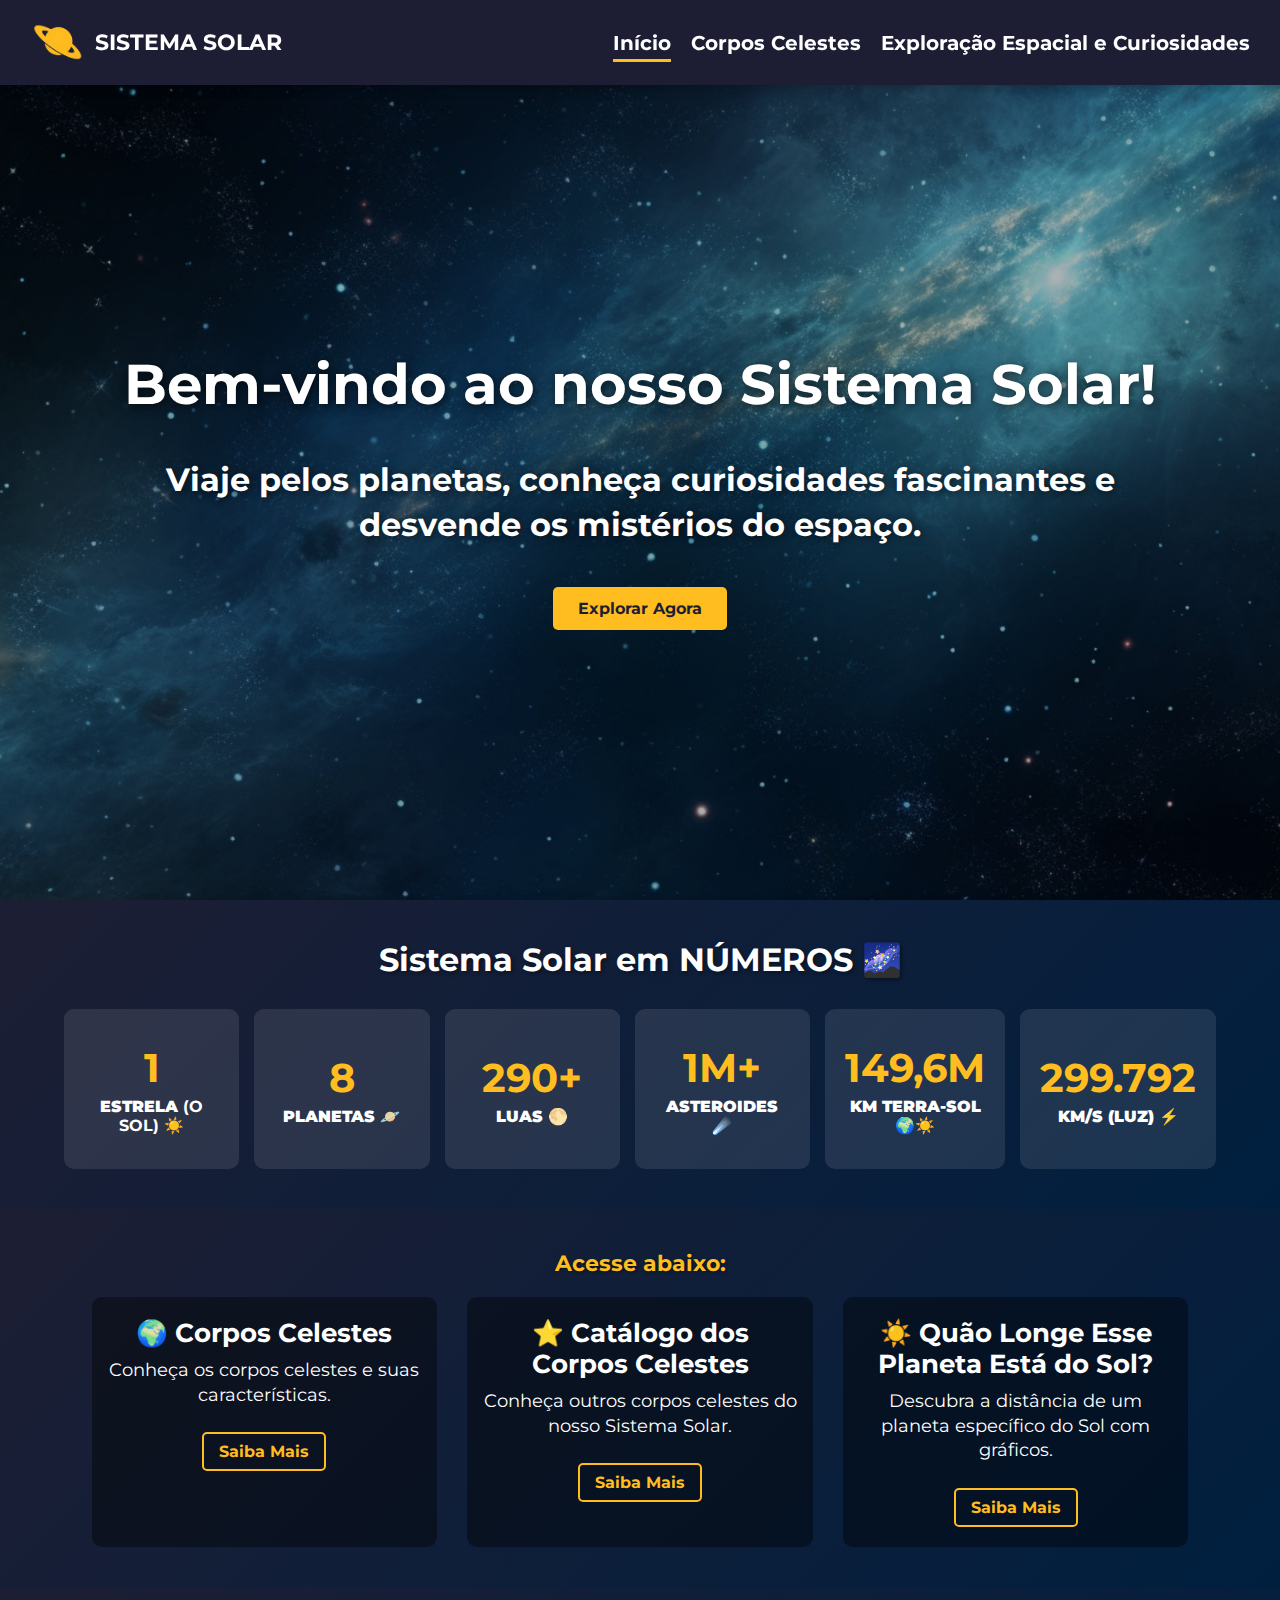
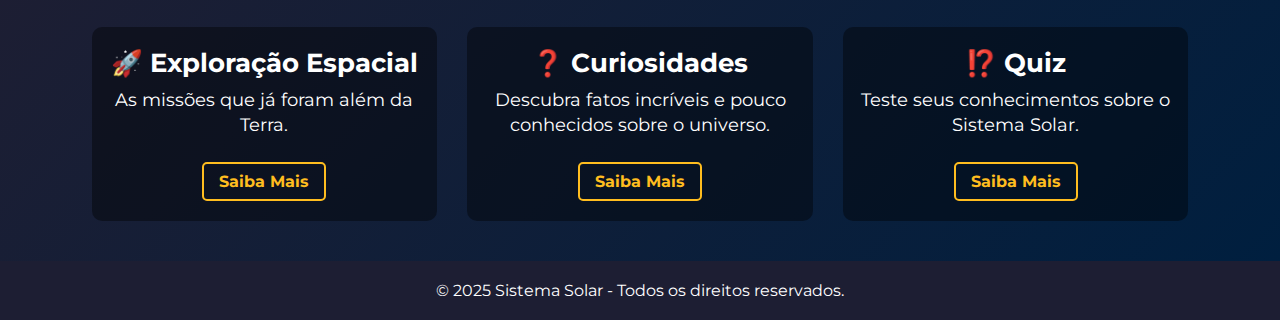
<file: index.html>
<!DOCTYPE html>
<html lang="pt-BR">
  <head>
    <meta charset="UTF-8" />
    <meta name="viewport" content="width=device-width, initial-scale=1.0" />
    <title>Sistema Solar</title>
    <link rel="icon" type="image/png" href="img/logo-dourada.png" />
    <link rel="stylesheet" href="styles.css" />
  </head>
  <body>
    <nav>
      <div class="logo">
        <a href="index.html">
        <img src="img/logo-dourada.png" alt="Logo do Sistema Solar" />
        <span>SISTEMA SOLAR</span>
        </a>
      </div>
      <ul class="nav-links">
        <li><a href="index.html" class="active">Início</a></li>
        <li><a href="corpos-celestes.html">Corpos Celestes</a></li>
        <li><a href="exploracao-espacial.html">Exploração Espacial e Curiosidades</a></li>
      </ul>
    </nav>
    <header class="hero">
      <h1>Bem-vindo ao nosso Sistema Solar!</h1>
      <p>
        Viaje pelos planetas, conheça curiosidades fascinantes e desvende os
        mistérios do espaço.
      </p>
      <a href="corpos-celestes.html" class="btn">Explorar Agora</a>
    </header>
    <section class="numeros-sistema-solar">
      <h2>Sistema Solar em NÚMEROS 🌌</h2>
      <div class="numeros-grid">
        <div class="numero-item">
          <span class="numero">1</span>
          <p><strong>ESTRELA</strong> (O SOL) ☀️</p>
        </div>
        <div class="numero-item">
          <span class="numero">8</span>
          <p><strong>PLANETAS</strong> 🪐</p>
        </div>
        <div class="numero-item">
          <span class="numero">290+</span>
          <p><strong>LUAS</strong> 🌕</p>
        </div>
        <div class="numero-item">
          <span class="numero">1M+</span>
          <p><strong>ASTEROIDES</strong> ☄️</p>
        </div>
        <div class="numero-item">
          <span class="numero">149,6M</span>
          <p><strong>KM TERRA-SOL</strong> 🌍☀️</p>
        </div>
        <div class="numero-item">
          <span class="numero">299.792</span>
          <p><strong>KM/S (LUZ)</strong> ⚡</p>
        </div>
      </div>
    </section>
    <section class="conteudos">
      <p class="conteudos-frase">Acesse abaixo:</p>
      <div class="conteudos-itens">
        <div class="conteudo-item">
          <h3>🌍 Corpos Celestes</h3>
          <p>Conheça os corpos celestes e suas características.</p>
          <a href="corpos-celestes.html">Saiba Mais</a>
        </div>
        <div class="conteudo-item">
          <h3>⭐ Catálogo dos Corpos Celestes</h3>
          <p>Conheça outros corpos celestes do nosso Sistema Solar.</p>
          <a href="corpos-celestes.html#catalogo">Saiba Mais</a>
        </div>
        <div class="conteudo-item">
          <h3>☀️ Quão Longe Esse Planeta Está do Sol?</h3>
          <p>Descubra a distância de um planeta específico do Sol com gráficos.</p>
          <a href="corpos-celestes.html#simulacao">Saiba Mais</a>
        </div>
      </div>
    </section>
    <section class="conteudos">
      <div class="conteudos-itens">
        <div class="conteudo-item">
          <h3>🚀 Exploração Espacial</h3>
          <p>As missões que já foram além da Terra.</p>
          <a href="exploracao-espacial.html#exploracao">Saiba Mais</a>
        </div>
        <div class="conteudo-item">
          <h3>❓ Curiosidades</h3>
          <p>Descubra fatos incríveis e pouco conhecidos sobre o universo.</p>
          <a href="exploracao-espacial.html#descobertas">Saiba Mais</a>
        </div>
        <div class="conteudo-item">
          <h3>⁉️ Quiz</h3>
          <p>Teste seus conhecimentos sobre o Sistema Solar.</p>
          <a href="quiz.html">Saiba Mais</a>
        </div>
      </div>
    </section>
    <footer>
      <p>&copy; 2025 Sistema Solar - Todos os direitos reservados.</p>
    </footer>
  </body>
</html>
</file>
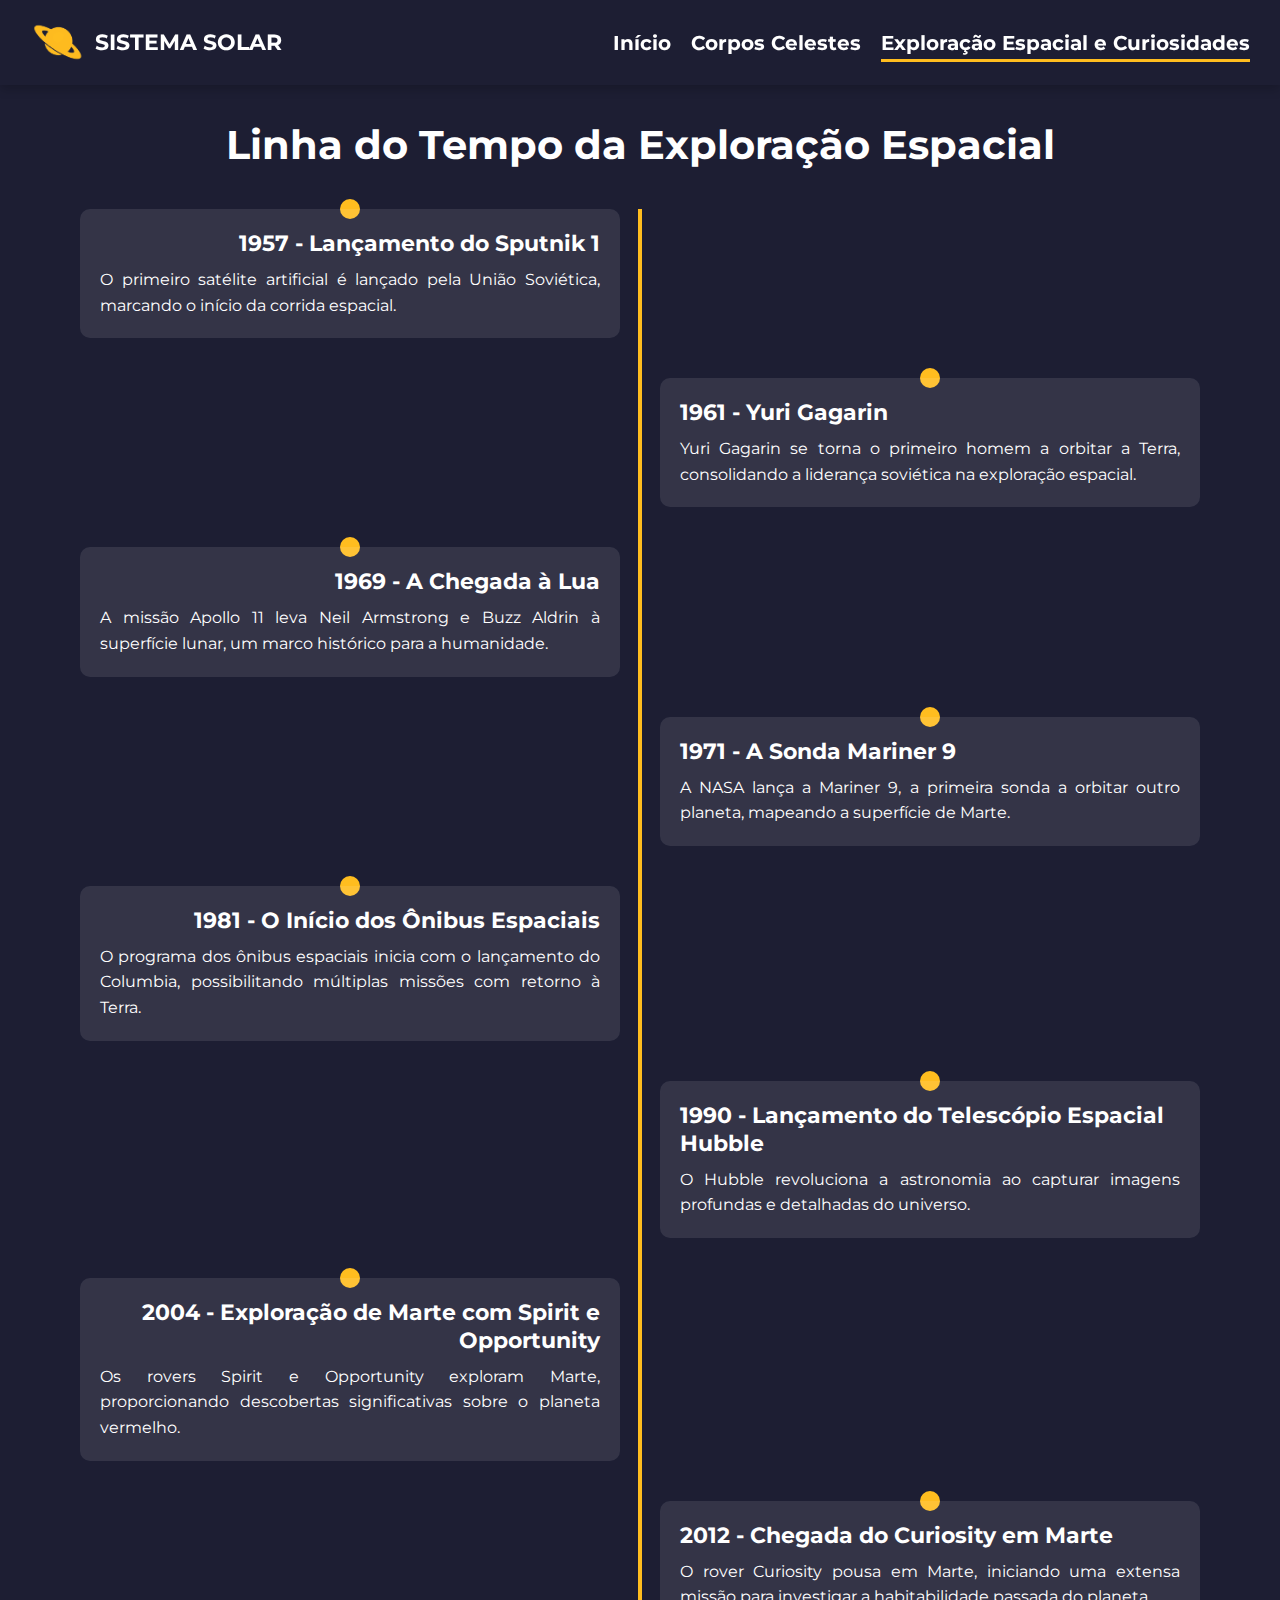
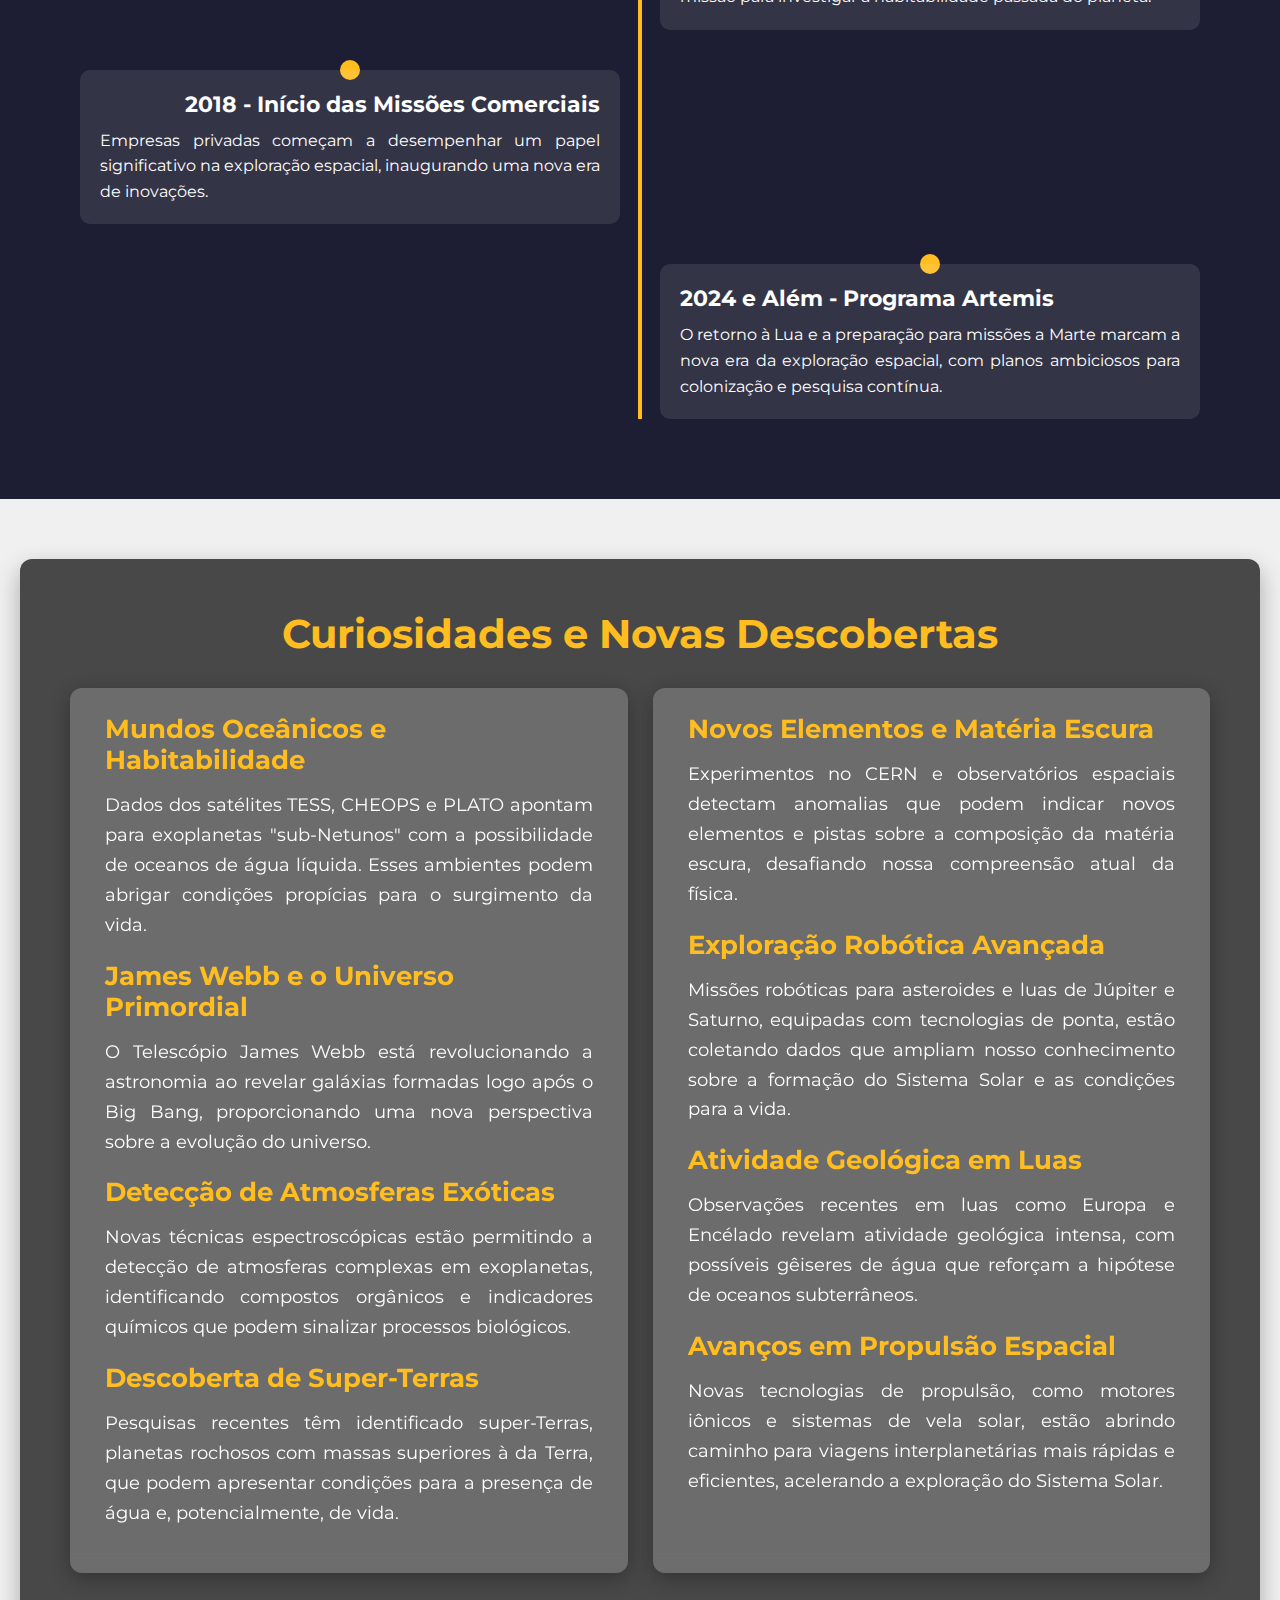
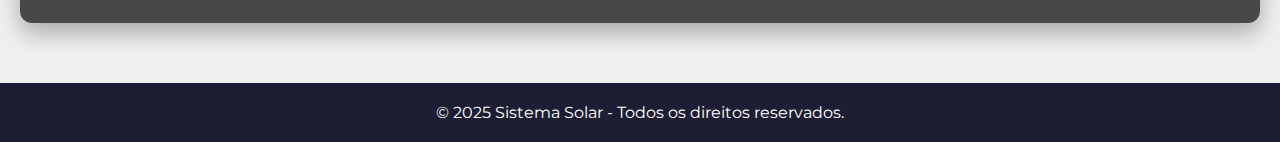
<file: exploracao-espacial.html>
<!DOCTYPE html>
<html lang="pt-br">
  <head>
    <meta charset="utf-8">
    <meta name="viewport" content="width=device-width, initial-scale=1.0">
    <title>Sistema Solar</title>
    <link rel="icon" type="image/png" href="img/logo-dourada.png">
    <link rel="stylesheet" href="styles.css">
  </head>
  <body>
    <nav>
      <div class="logo">
        <a href="index.html">
        <img src="img/logo-dourada.png" alt="Logo do Sistema Solar">
        <span>SISTEMA SOLAR</span>
        </a>
      </div>
      <ul class="nav-links">
        <li><a href="index.html">Início</a></li>
        <li><a href="corpos-celestes.html">Corpos Celestes</a></li>
        <li><a href="exploracao-espacial.html" class="active">Exploração Espacial e Curiosidades</a></li>
      </ul>
    </nav>
    <main>
      <section class="exploracao">
        <div class="timeline-container">
          <h2>Linha do Tempo da Exploração Espacial</h2>
          <ul class="timeline">
            <li class="timeline-item">
              <div class="timeline-content">
                <h3>1957 - Lançamento do Sputnik 1</h3>
                <p>O primeiro satélite artificial é lançado pela União Soviética, marcando o início da
                  corrida espacial.
                </p>
              </div>
            </li>
            <li class="timeline-item">
              <div class="timeline-content">
                <h3>1961 - Yuri Gagarin</h3>
                <p>Yuri Gagarin se torna o primeiro homem a orbitar a Terra, consolidando a liderança
                  soviética na exploração espacial.
                </p>
              </div>
            </li>
            <li class="timeline-item">
              <div class="timeline-content">
                <h3>1969 - A Chegada à Lua</h3>
                <p>A missão Apollo 11 leva Neil Armstrong e Buzz Aldrin à superfície lunar, um marco
                  histórico para a humanidade.
                </p>
              </div>
            </li>
            <li class="timeline-item">
              <div class="timeline-content">
                <h3>1971 - A Sonda Mariner 9</h3>
                <p>A NASA lança a Mariner 9, a primeira sonda a orbitar outro planeta, mapeando a superfície
                  de Marte.
                </p>
              </div>
            </li>
            <li class="timeline-item">
              <div class="timeline-content">
                <h3>1981 - O Início dos Ônibus Espaciais</h3>
                <p>O programa dos ônibus espaciais inicia com o lançamento do Columbia, possibilitando
                  múltiplas missões com retorno à Terra.
                </p>
              </div>
            </li>
            <li class="timeline-item">
              <div class="timeline-content">
                <h3>1990 - Lançamento do Telescópio Espacial Hubble</h3>
                <p>O Hubble revoluciona a astronomia ao capturar imagens profundas e detalhadas do universo.
                </p>
              </div>
            </li>
            <li class="timeline-item">
              <div class="timeline-content">
                <h3>2004 - Exploração de Marte com Spirit e Opportunity</h3>
                <p>Os rovers Spirit e Opportunity exploram Marte, proporcionando descobertas significativas
                  sobre o planeta vermelho.
                </p>
              </div>
            </li>
            <li class="timeline-item">
              <div class="timeline-content">
                <h3>2012 - Chegada do Curiosity em Marte</h3>
                <p>O rover Curiosity pousa em Marte, iniciando uma extensa missão para investigar a
                  habitabilidade passada do planeta.
                </p>
              </div>
            </li>
            <li class="timeline-item">
              <div class="timeline-content">
                <h3>2018 - Início das Missões Comerciais</h3>
                <p>Empresas privadas começam a desempenhar um papel significativo na exploração espacial,
                  inaugurando uma nova era de inovações.
                </p>
              </div>
            </li>
            <li class="timeline-item">
              <div class="timeline-content">
                <h3>2024 e Além - Programa Artemis</h3>
                <p>O retorno à Lua e a preparação para missões a Marte marcam a nova era da exploração
                  espacial, com planos ambiciosos para colonização e pesquisa contínua.
                </p>
              </div>
            </li>
          </ul>
        </div>
      </section>
      <section id="descobertas" class="info-article">
        <div class="overlay-descobertas">
          <h3>Curiosidades e Novas Descobertas</h3>
          <div class="descobertas-container">
            <div class="descoberta-bloco">
              <h4>Mundos Oceânicos e Habitabilidade</h4>
              <p>Dados dos satélites TESS, CHEOPS e PLATO apontam para exoplanetas "sub-Netunos" com a
                possibilidade de oceanos de água líquida. Esses ambientes podem abrigar condições propícias
                para o surgimento da vida.
              </p>
              <h4>James Webb e o Universo Primordial</h4>
              <p>O Telescópio James Webb está revolucionando a astronomia ao revelar galáxias formadas logo
                após o Big Bang, proporcionando uma nova perspectiva sobre a evolução do universo.
              </p>
              <h4>Detecção de Atmosferas Exóticas</h4>
              <p>Novas técnicas espectroscópicas estão permitindo a detecção de atmosferas complexas em
                exoplanetas, identificando compostos orgânicos e indicadores químicos que podem sinalizar
                processos biológicos.
              </p>
              <h4>Descoberta de Super-Terras</h4>
              <p>Pesquisas recentes têm identificado super-Terras, planetas rochosos com massas superiores à
                da Terra, que podem apresentar condições para a presença de água e, potencialmente, de vida.
              </p>
            </div>
            <div class="descoberta-bloco">
              <h4>Novos Elementos e Matéria Escura</h4>
              <p>Experimentos no CERN e observatórios espaciais detectam anomalias que podem indicar novos
                elementos e pistas sobre a composição da matéria escura, desafiando nossa compreensão atual
                da física.
              </p>
              <h4>Exploração Robótica Avançada</h4>
              <p>Missões robóticas para asteroides e luas de Júpiter e Saturno, equipadas com tecnologias de
                ponta, estão coletando dados que ampliam nosso conhecimento sobre a formação do Sistema
                Solar e as condições para a vida.
              </p>
              <h4>Atividade Geológica em Luas</h4>
              <p>Observações recentes em luas como Europa e Encélado revelam atividade geológica intensa, com
                possíveis gêiseres de água que reforçam a hipótese de oceanos subterrâneos.
              </p>
              <h4>Avanços em Propulsão Espacial</h4>
              <p>Novas tecnologias de propulsão, como motores iônicos e sistemas de vela solar, estão abrindo
                caminho para viagens interplanetárias mais rápidas e eficientes, acelerando a exploração do
                Sistema Solar.
              </p>
            </div>
          </div>
        </div>
      </section>
    </main>
    <footer>
      <p>&copy; 2025 Sistema Solar - Todos os direitos reservados.</p>
    </footer>
  </body>
</html>
</file>
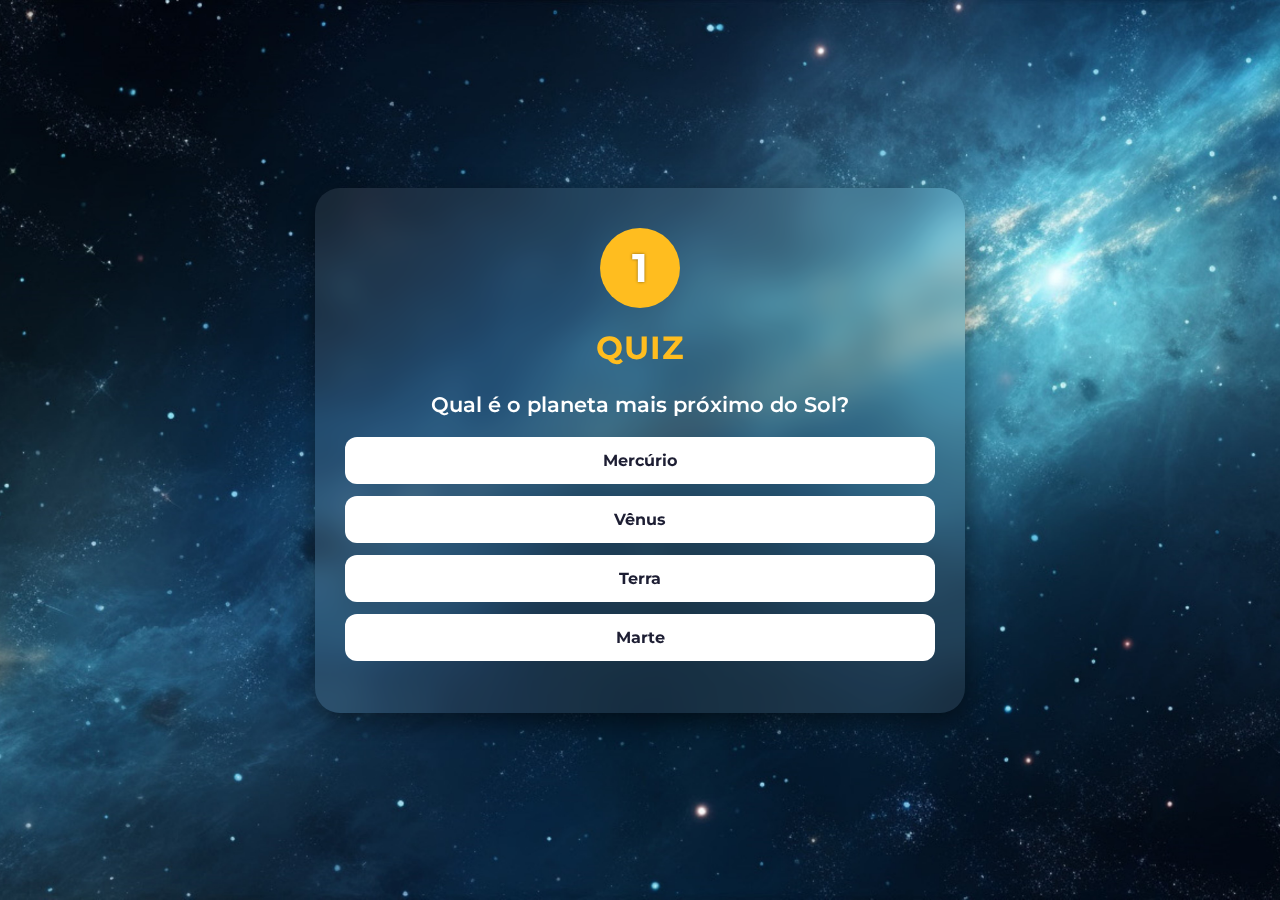
<file: quiz.html>
<!DOCTYPE html>
<html lang="pt-BR">
  <head>
    <meta charset="UTF-8">
    <meta name="viewport" content="width=device-width, initial-scale=1.0">
    <title>Sistema Solar</title>
    <link rel="icon" type="image/png" href="img/logo-dourada.png" />
    <link rel="stylesheet" href="styles.css">
  </head>
  <body>
    <div class="quiz-page">
      <div class="quiz-container">
        <div id="question-counter"></div>
        <h1 id="quiz-title">QUIZ</h1>
        <div id="quiz"></div>
        <button id="next-btn" class="hidden">Próxima</button>
        <div id="score-container" class="hidden"></div>
      </div>
    </div>
    <script src="quiz.js"></script>
  </body>
</html>
</file>
<file: styles.css>
@import url('https://fonts.googleapis.com/css2?family=Montserrat:wght@400;700&display=swap');

:root {
  --blue-dark: #1D1E33;
  --gray-light: #B0B3B8;
  --white: #FFFFFF;
  --yellow-gold: #FFBD1F;
  --blue-light: #4A90E2;
}

* {
  margin: 0;
  padding: 0;
  box-sizing: border-box;
  font-family: 'Montserrat', sans-serif;
}

html,
body {
  height: 100%;
  width: 100%;
  background-color: #f0f0f0;
  color: var(--blue-dark);
  scroll-behavior: smooth;
}

body {
  margin: 0;
  padding: 0;
  background-size: cover;
  background-position: center;
  background-attachment: fixed;
  font-family: 'Segoe UI', sans-serif;
  display: flex;
  flex-direction: column;
  min-height: 100vh;
}

nav {
  background-color: var(--blue-dark);
  display: flex;
  justify-content: space-between;
  align-items: center;
  padding: 15px 30px;
  position: fixed;
  width: 100%;
  top: 0;
  left: 0;
  z-index: 1000;
  box-shadow: 0px 4px 10px rgba(0, 0, 0, 0.2);
}

.logo a {
  display: flex;
  align-items: center;
  text-decoration: none;
}

.logo img {
  height: 55px;
  margin-right: 10px;
}

.logo span {
  color: var(--white);
  font-size: 22px;
  font-weight: bold;
}

.nav-links {
  list-style: none;
  display: flex;
  gap: 20px;
}

.nav-links a {
  text-decoration: none;
  color: var(--white);
  font-size: 20px;
  font-weight: bold;
  transition: color 0.3s ease-in-out;
  position: relative;
  padding-bottom: 5px;
}

.nav-links a::after {
  content: "";
  display: block;
  width: 0;
  height: 3px;
  background: var(--yellow-gold);
  transition: width 0.3s;
  position: absolute;
  left: 0;
  bottom: -2px;
}

.nav-links a:hover::after,
.nav-links .active::after {
  width: 100%;
}

main {
  margin-top: 80px;
  flex: 1;
  flex-grow: 1;
}

.hero {
  background: url('img/fundo.jpg') no-repeat center/cover;
  min-height: 100vh;
  display: flex;
  flex-direction: column;
  justify-content: center;
  align-items: center;
  text-align: center;
  color: var(--white);
  padding: 20px;
  padding-top: 100px;
  position: relative;
}

.hero::before {
  content: "";
  position: absolute;
  top: 0;
  left: 0;
  right: 0;
  bottom: 0;
  background: rgba(0, 0, 0, 0.3);
  z-index: 1;
}

.hero * {
  position: relative;
  z-index: 2;
}

.hero h1 {
  font-size: 3.5rem;
  font-weight: bold;
  text-shadow: 2px 2px 10px rgba(0, 0, 0, 0.6);
  margin-bottom: 20px;
}

.hero p {
  font-size: 2rem;
  font-weight: 700;
  margin: 20px 0;
  max-width: 80%;
  line-height: 1.4;
  text-shadow: 1px 1px 8px rgba(0, 0, 0, 0.6);
}

.btn {
  background-color: var(--yellow-gold);
  color: var(--blue-dark);
  padding: 12px 25px;
  text-decoration: none;
  font-weight: bold;
  border-radius: 5px;
  margin-top: 20px;
  transition: background 0.3s, transform 0.2s;
}

.btn:hover {
  background-color: var(--white);
  transform: scale(1.05);
}

.numeros-sistema-solar,
.conteudos {
  padding: 40px 5%;
  background: linear-gradient(135deg, var(--blue-dark), #001f3f);
  color: var(--white);
  text-align: center;
  font-family: 'Segoe UI', Tahoma, Geneva, Verdana, sans-serif;
}

.numeros-sistema-solar h2 {
  font-size: 2rem;
  margin-bottom: 30px;
  text-shadow: 2px 2px 4px rgba(0, 0, 0, 0.4);
}

.conteudos-frase {
  font-size: 1.4rem;
  font-weight: bold;
  color: var(--yellow-gold);
  margin-bottom: 20px;
  text-shadow: 1px 1px 3px rgba(0, 0, 0, 0.5);
}

.numeros-grid {
  display: flex;
  justify-content: space-between;
  gap: 15px;
  max-width: 1200px;
  margin: 0 auto;
}

.numero-item {
  background-color: rgba(255, 255, 255, 0.1);
  padding: 20px;
  border-radius: 10px;
  transition: transform 0.3s, background-color 0.3s;
  display: flex;
  flex-direction: column;
  align-items: center;
  justify-content: center;
  width: 100%;
  height: 160px;
  flex: 1;
}

.numero-item:hover {
  transform: translateY(-5px);
  background-color: rgba(255, 255, 255, 0.2);
}

.numero-item .numero {
  font-size: 2.5rem;
  font-weight: bold;
  color: var(--yellow-gold);
}

.numero-item p {
  font-size: 1rem;
  font-weight: bold;
  text-align: center;
  margin-top: 5px;
}

.conteudos-itens {
  display: flex;
  justify-content: center;
  gap: 30px;
  flex-wrap: nowrap;
  max-width: 1200px;
  margin: 0 auto;
}

.conteudo-item {
  text-align: center;
  background-color: rgba(0, 0, 0, 0.4);
  color: var(--white);
  padding: 20px 15px;
  border-radius: 10px;
  width: 30%;
  min-width: 250px;
  transition: transform 0.3s, background-color 0.3s;
}

.conteudo-item:hover {
  transform: translateY(-5px);
  background-color: rgba(0, 0, 0, 0.6);
  box-shadow: 1rem 15px black;

}

.conteudo-item h3 {
  font-size: 1.6rem;
  margin-bottom: 10px;
}

.conteudo-item p {
  font-size: 1.1rem;
  margin-bottom: 15px;
  line-height: 1.4;
}

.conteudo-item a {
  display: inline-block;
  margin-top: 10px;
  text-decoration: none;
  color: var(--yellow-gold);
  font-weight: bold;
  padding: 8px 15px;
  border: 2px solid var(--yellow-gold);
  border-radius: 5px;
  transition: background-color 0.3s, color 0.3s;
}

.conteudo-item a:hover {
  background-color: var(--yellow-gold);
  color: var(--blue-dark);
}

.pagina-com-fundo {
  background: url("img/fundo-cc.jpg") no-repeat center center fixed;
  background-size: cover;
  padding: 40px 0;
}

.carousel-wrapper {
  padding: 20px;
}

.carousel-container {
  position: relative;
  width: 85%;
  max-width: 1100px;
  margin: 140px auto 60px auto;
  background: rgba(29, 30, 51, 0.85);
  padding: 2.5rem;
  border-radius: 20px;
  box-shadow: 0 8px 24px rgba(0, 0, 0, 0.3);
  display: flex;
  flex-direction: column;
  gap: 1rem;
}

.carousel {
  display: flex;
  transition: transform 0.5s ease-in-out;
  position: relative;
}

.carousel-item {
  min-width: 100%;
  display: none;
  align-items: center;
  gap: 2rem;
}

.carousel-item.active {
  display: flex;
  flex-direction: row;
}

.carousel-item img {
  width: 240px;
  height: 240px;
  object-fit: contain;
  border-radius: 0;
  box-shadow: none;
}

.info {
  flex: 1;
  background-color: rgba(255, 255, 255, 0.05);
  padding: 20px;
  border-radius: 12px;
  border-left: 5px solid var(--yellow-gold);
  color: var(--white);
}

.info h2 {
  color: var(--yellow-gold);
  font-size: 2rem;
  margin-bottom: 10px;
}

.info p {
  color: var(--gray-light);
  line-height: 1.6;
  font-size: 1.1rem;
  margin-bottom: 10px;
}

#prevBtn,
#nextBtn {
  position: absolute;
  top: 50%;
  transform: translateY(-50%);
  background: rgba(255, 255, 255, 0.1);
  color: var(--yellow-gold);
  border: 2px solid var(--yellow-gold);
  padding: 12px 16px;
  font-size: 20px;
  font-weight: bold;
  cursor: pointer;
  z-index: 10;
  border-radius: 12px;
  transition: all 0.3s ease;
}

#prevBtn:hover,
#nextBtn:hover {
  background: var(--yellow-gold);
  color: var(--blue-dark);
}

#prevBtn {
  left: -60px;
}

#nextBtn {
  right: -102px;
}

#catalogo {
  color: var(--white);
  padding: 60px 20px;
  text-align: center;
}

#catalogo h2 {
  font-size: 2.5em;
  margin-bottom: 35px;
  color: var(--yellow-gold);
  text-shadow: 2px 2px 10px rgba(0, 0, 0, 0.7);
  letter-spacing: 1.2px;
  font-weight: bold;
}

.filtros {
  display: flex;
  flex-wrap: wrap;
  justify-content: center;
  gap: 20px;
  margin-bottom: 50px;
}

.filtros input,
.filtros select {
  padding: 14px 20px;
  font-size: 1em;
  border-radius: 30px;
  border: 2px solid transparent;
  background: var(--white);
  color: var(--blue-dark);
  box-shadow: 0 4px 12px rgba(0, 0, 0, 0.25);
  transition: all 0.3s ease;
  min-width: 220px;
}

.filtros input::placeholder {
  color: var(--gray-light);
  font-style: italic;
}

.filtros input:focus,
.filtros select:focus {
  border-color: var(--blue-light);
  box-shadow: 0 0 15px rgba(74, 144, 226, 0.7);
  transform: scale(1.03);
}

.grid-catalogo {
  display: grid;
  grid-template-columns: repeat(auto-fit, minmax(260px, 1fr));
  gap: 35px;
  max-width: 1200px;
  margin: 0 auto;
}

.card {
  background: rgba(29, 30, 51, 0.85);
  width: 260px;
  height: 380px;
  padding: 25px;
  border-radius: 18px;
  display: flex;
  flex-direction: column;
  justify-content: space-between;
  transition: transform 0.3s ease, box-shadow 0.3s ease;
  cursor: pointer;
  text-align: center;
  border: 1px solid rgba(255, 189, 31, 0.3);
  backdrop-filter: blur(6px);
  box-shadow: 0 6px 20px rgba(0, 0, 0, 0.3);
  margin: auto;
}

.card:hover {
  transform: translateY(-12px);
  box-shadow: 0 12px 28px rgba(255, 189, 31, 0.4);
}

.card img {
  width: 120px;
  height: 120px;
  object-fit: contain;
  margin: 0 auto 15px auto;
}

.card h3 {
  font-size: 1.5em;
  margin-bottom: 12px;
  color: var(--yellow-gold);
  font-weight: bold;
}

.card p {
  font-size: 0.95em;
  color: var(--gray-light);
  line-height: 1.4;
  flex-grow: 1;
}

.modal {
  display: none;
  position: fixed;
  top: 0;
  left: 0;
  width: 100%;
  height: 100%;
  background: rgba(0, 0, 0, 0.9);
  justify-content: center;
  align-items: center;
  padding: 20px;
}

.modal-content {
  background: rgba(29, 30, 51, 0.95);
  padding: 35px;
  border-radius: 18px;
  max-width: 600px;
  width: 90%;
  color: var(--white);
  text-align: center;
  position: relative;
  box-shadow: 0 12px 30px rgba(0, 0, 0, 0.6);
  animation: fadeIn 0.4s ease;
}

.modal-content img {
  width: 140px;
  margin-bottom: 20px;
}

.modal-content h3 {
  margin-bottom: 20px;
  font-size: 1.9em;
  color: var(--yellow-gold);
}

.modal-content p {
  font-size: 1.1em;
  color: var(--gray-light);
  line-height: 1.6;
}

#fecharModal {
  position: absolute;
  top: 15px;
  right: 20px;
  font-size: 1.8em;
  cursor: pointer;
  color: var(--yellow-gold);
  transition: transform 0.3s;
}

#fecharModal:hover {
  transform: scale(1.2);
}

@keyframes fadeIn {
  from {
    opacity: 0;
    transform: scale(0.9);
  }

  to {
    opacity: 1;
    transform: scale(1);
  }
}

#simulacao {
  background: rgba(29, 30, 51, 0.85);
  color: var(--white);
  padding: 60px 30px;
  margin-top: 60px;
  border-radius: 20px;
  max-width: 950px;
  margin-left: auto;
  margin-right: auto;
  text-align: center;
  box-shadow: 0 10px 30px rgba(0, 0, 0, 0.6);
  backdrop-filter: blur(6px);
}

#simulacao h2 {
  color: var(--yellow-gold);
  font-size: 2.4em;
  margin-bottom: 20px;
  text-shadow: 2px 2px 10px rgba(0, 0, 0, 0.6);
}

#simulacao p {
  margin-bottom: 25px;
  color: var(--gray-light);
  font-size: 1.1em;
}

#simulacao select {
  padding: 14px 20px;
  border-radius: 30px;
  background: var(--white);
  color: var(--blue-dark);
  font-size: 1em;
  margin-bottom: 40px;
  cursor: pointer;
  box-shadow: 0 4px 12px rgba(0, 0, 0, 0.25);
  transition: all 0.3s ease;
}

#simulacao select:hover {
  transform: scale(1.05);
  border-color: var(--blue-light);
  box-shadow: 0 0 15px rgba(74, 144, 226, 0.7);
}

#graficoDistancia {
  display: flex;
  flex-direction: column;
  gap: 20px;
  margin-top: 20px;
}

.barra-wrapper {
  display: flex;
  align-items: center;
  gap: 15px;
}

.label {
  width: 100px;
  font-weight: bold;
  color: var(--white);
  text-align: right;
}

.barra {
  height: 22px;
  background: #555;
  border-radius: 12px;
  transition: width 2s ease-in-out, background 0.5s;
  box-shadow: inset 0 0 8px rgba(0, 0, 0, 0.4);
}

.barra.selecionado {
  background: var(--yellow-gold);
  box-shadow: 0 0 12px rgba(255, 189, 31, 0.8);
}

.distancia {
  font-size: 0.95em;
  color: var(--gray-light);
  min-width: 150px;
  text-align: left;
}

.exploracao {
  background-color: var(--blue-dark);
  width: 100%;
  padding: 0;
  margin: 0;
}

.timeline-container {
  max-width: 1200px;
  margin: auto;
  padding: 40px 20px;
  color: #fff;
  text-align: center;
}

.timeline-container h2 {
  font-size: 2.5rem;
  margin-bottom: 40px;
  font-weight: 700;
}

.timeline {
  list-style: none;
  position: relative;
  padding: 0;
  margin: 0;
}

.timeline::before {
  content: '';
  position: absolute;
  left: 50%;
  top: 0;
  bottom: 0;
  width: 4px;
  background: var(--yellow-gold);
  transform: translateX(-50%);
}

.timeline-item {
  position: relative;
  margin: 40px 0;
  width: 50%;
  padding: 0 20px;
}

.timeline-item:nth-child(odd) {
  left: 0;
  text-align: right;
}

.timeline-item:nth-child(even) {
  left: 50%;
  text-align: left;
}

.timeline-item::before {
  content: '';
  position: absolute;
  top: 0;
  left: 50%;
  width: 20px;
  height: 20px;
  background: var(--yellow-gold);
  border-radius: 50%;
  transform: translate(-50%, -50%);
}

.timeline-content {
  background: rgba(255, 255, 255, 0.1);
  padding: 20px;
  border-radius: 10px;
  position: relative;
  transition: background 0.3s;
}

.timeline-content:hover {
  background: rgba(255, 255, 255, 0.2);
}

.timeline-content h3 {
  margin-bottom: 10px;
  font-size: 1.4rem;
  font-weight: bold;
}

.timeline-content p {
  font-size: 1rem;
  line-height: 1.6;
  text-align: justify;
}

.info-article {
  position: relative;
  background-image: url("img/astronauta.jpg");
  background-size: cover;
  background-position: center;
  background-repeat: no-repeat;
  background-attachment: fixed;
  color: #ffffff;
  padding: 60px 20px;
  min-height: 100vh;
  display: flex;
  align-items: center;
  justify-content: center;
}

.overlay-descobertas {
  background-color: rgba(0, 0, 0, 0.7);
  padding: 50px;
  max-width: 1300px;
  width: 100%;
  border-radius: 12px;
  box-shadow: 0 10px 25px rgba(0, 0, 0, 0.3);
}

.overlay-descobertas h3 {
  margin-bottom: 30px;
  font-size: 2.5rem;
  color: var(--yellow-gold);
  text-align: center;
  font-weight: bold;
}

.descobertas-container {
  display: flex;
  gap: 25px;
  justify-content: center;
  flex-wrap: nowrap;
}

.descoberta-bloco {
  background-color: rgba(255, 255, 255, 0.2);
  padding: 25px 35px;
  border-radius: 12px;
  flex: 1 1 48%;
  min-width: 400px;
  box-shadow: 0 5px 20px rgba(0, 0, 0, 0.3);
  backdrop-filter: blur(8px);
}

.descoberta-bloco h4 {
  margin-top: 0;
  margin-bottom: 15px;
  font-size: 1.6rem;
  color: var(--yellow-gold);
  font-weight: bold;
}

.descoberta-bloco p {
  font-size: 1.1rem;
  line-height: 1.7;
  text-align: justify;
  margin-bottom: 20px;
}

footer {
  width: 100%;
  background-color: var(--blue-dark);
  color: var(--white);
  text-align: center;
  padding: 20px;
  margin-top: auto;
}

.quiz-page {
  min-height: 100vh;
  display: flex;
  justify-content: center;
  align-items: center;
  padding: 20px;
  background: url('img/fundo.jpg') no-repeat center center fixed;
  background-size: cover;
  font-family: 'Poppins', sans-serif;
}

.quiz-container {
  background: rgba(255, 255, 255, 0.08);
  backdrop-filter: blur(15px);
  border-radius: 25px;
  padding: 40px 30px;
  box-shadow: 0px 8px 25px rgba(0, 0, 0, 0.5);
  max-width: 650px;
  width: 100%;
  text-align: center;
  animation: fadeIn 1s ease-in-out;
}

@keyframes zoomIn {
  0% {
    transform: scale(0.5);
    opacity: 0;
  }

  100% {
    transform: scale(1);
    opacity: 1;
  }
}

#question-counter {
  display: flex;
  justify-content: center;
  align-items: center;
  width: 80px;
  height: 80px;
  margin: 0 auto 20px auto;
  border-radius: 50%;
  background: var(--yellow-gold);
  color: var(--white);
  font-size: 2.5rem;
  font-weight: bold;
  text-shadow: 0 0 3px rgba(0, 0, 0, 0.5);
  animation: zoomIn 0.5s ease;
}

.quiz-container h1 {
  font-size: 2rem;
  margin-bottom: 25px;
  color: var(--yellow-gold);
  letter-spacing: 1px;
}


.question {
  font-size: 1.3rem;
  margin-bottom: 20px;
  color: var(--white);
  font-weight: 600;
}

.answers button {
  display: block;
  width: 100%;
  margin: 12px 0;
  padding: 14px;
  font-size: 1rem;
  border: none;
  border-radius: 12px;
  cursor: pointer;
  background: var(--white);
  color: var(--blue-dark);
  font-weight: bold;
  transition: transform 0.25s ease, background 0.25s ease;
}

.answers button:hover {
  transform: translateY(-3px);
  background: var(--gray-light);
}

.answers button.correct {
  background: #2ecc71 !important;
  color: var(--white);
  transform: scale(1.05);
}

.answers button.wrong {
  background: #e74c3c !important;
  color: var(--white);
  transform: scale(0.98);
}

#next-btn {
  margin-top: 20px;
  background: var(--yellow-gold);
  color: var(--blue-dark);
  font-size: 1.1rem;
  border: none;
  padding: 14px 24px;
  border-radius: 12px;
  cursor: pointer;
  font-weight: bold;
  letter-spacing: 1px;
  box-shadow: 0 4px 10px rgba(0, 0, 0, 0.3);
  transition: background 0.3s ease, transform 0.2s ease;
}

#next-btn:hover {
  background: #ffcd4d;
  transform: translateY(-2px);
}

#score-container {
  font-size: 1.4rem;
  color: var(--white);
  margin-top: 25px;
  padding: 20px;
  border-radius: 15px;
  background: rgba(0, 0, 0, 0.3);
  box-shadow: inset 0 0 10px rgba(255, 189, 31, 0.5);
}

.hidden {
  display: none !important;
}

.final-buttons {
  margin-top: 20px;
  display: flex;
  gap: 15px;
  justify-content: center;
}

.final-buttons button {
  background: var(--yellow-gold);
  color: var(--blue-dark);
  font-size: 1rem;
  border: none;
  padding: 12px 20px;
  border-radius: 12px;
  cursor: pointer;
  font-weight: bold;
  transition: background 0.3s ease, transform 0.2s ease;
}

.final-buttons button:hover {
  background: #ffcd4d;
  transform: translateY(-2px);
}

@keyframes fadeIn {
  from {
    opacity: 0;
    transform: scale(0.95);
  }

  to {
    opacity: 1;
    transform: scale(1);
  }
}
</file>
